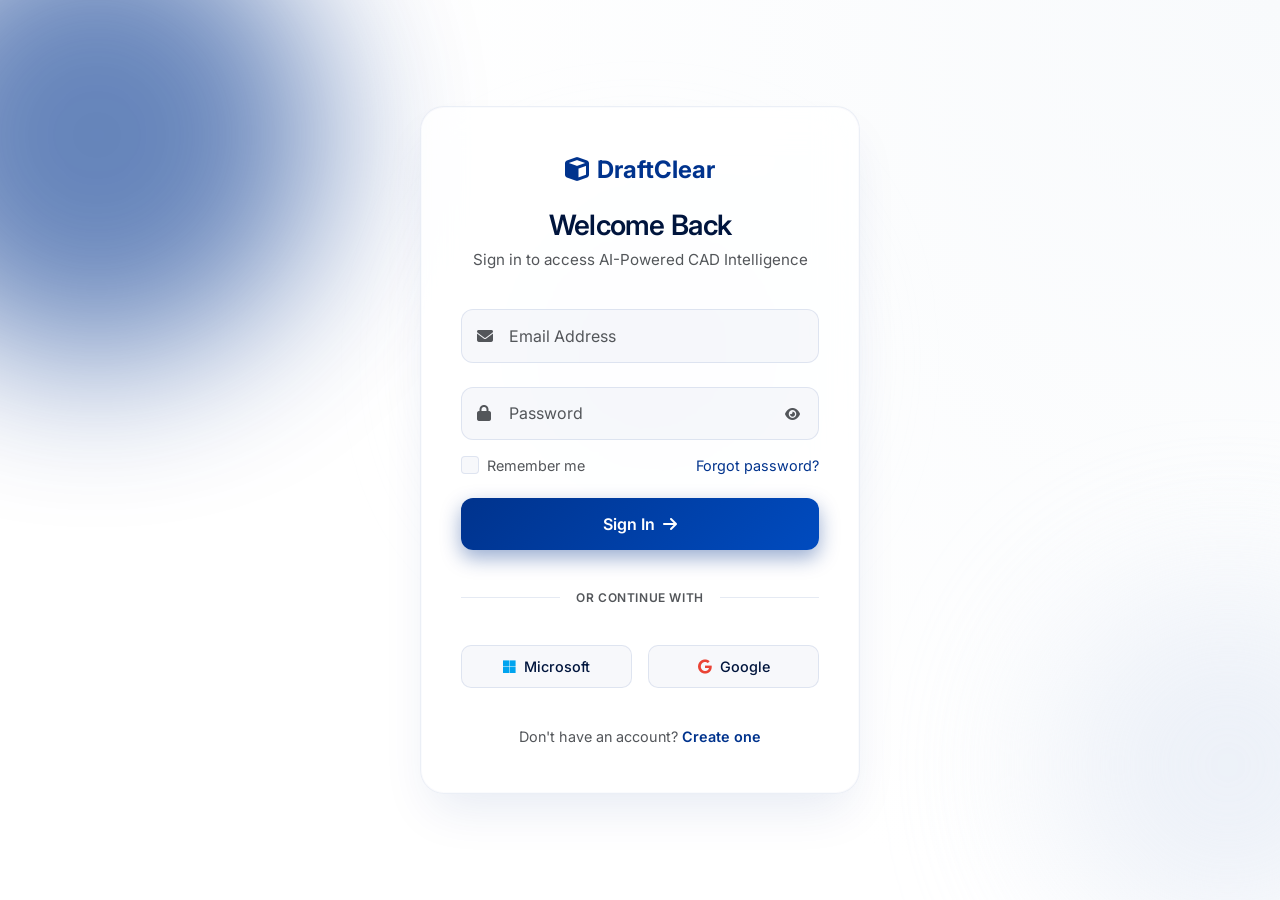
<file: frontend/index.html>
<!DOCTYPE html>
<html lang="en">
<head>
    <meta charset="UTF-8">
    <meta name="viewport" content="width=device-width, initial-scale=1.0">
    <title>DraftClear - CAD Drawing Intelligence</title>
    <link rel="stylesheet" href="styles.css?v=7">
    <link rel="stylesheet" href="https://cdnjs.cloudflare.com/ajax/libs/font-awesome/6.4.0/css/all.min.css">
    <script>
        if (!localStorage.getItem('dc_token')) {
            window.location.replace('login.html');
        }
    </script>
</head>
<body>
    <!-- Navigation Header -->
    <nav class="navbar">
        <div class="container">
            <div class="navbar-brand">
                <i class="fas fa-cube"></i>
                <span class="brand-text">DraftClear</span>
                <span class="brand-subtitle">AI-Powered CAD Intelligence</span>
            </div>
            <div class="navbar-links">
                <a href="#features" class="nav-link">Features</a>
                <a href="problem.html" class="nav-link">Problem Statement</a>
                <a href="login.html" class="nav-link logout-link" id="logoutButton">
                    <i class="fas fa-sign-out-alt"></i> Logout
                </a>
            </div>
        </div>
    </nav>

    <!-- Hero Section -->
    <section class="hero">
        <div class="hero-content">
            <h1 class="hero-title">Intelligent CAD Label Resolution</h1>
            <p class="hero-subtitle">Automatically resolve label placement conflicts in engineering drawings using advanced AI</p>
            <div class="hero-stats">
                <div class="stat">
                    <div class="stat-value">100%</div>
                    <div class="stat-label">Collision-Free</div>
                </div>
                <div class="stat">
                    <div class="stat-value">5x</div>
                    <div class="stat-label">Faster Processing</div>
                </div>
                <div class="stat">
                    <div class="stat-value">AI</div>
                    <div class="stat-label">Supervised</div>
                </div>
            </div>
        </div>
    </section>

    <!-- Main Content -->
    <div class="container main-container">
        <div class="content-grid">
            <!-- Upload Section -->
            <section class="upload-section">
                <div class="section-header">
                    <h2 class="section-title">Upload CAD Drawing</h2>
                    <p class="section-description">Support for DWG, DXF, PNG, JPG, and BMP formats</p>
                </div>

                <div class="upload-area" id="uploadArea">
                    <div class="upload-icon">
                        <i class="fas fa-cloud-upload-alt"></i>
                    </div>
                    <h3>Drag & Drop Your Drawing Here</h3>
                    <p>or</p>
                    <button class="btn btn-primary" id="fileButton">Browse Files</button>
                </div>
                <input type="file" id="fileInput" accept="image/*,.dwg,.dxf,.DWG,.DXF" hidden>

                <div id="previewSection" class="preview-section hidden">
                    <div class="preview-header">
                        <h3>Preview</h3>
                        <button class="btn-icon" id="clearButton" title="Clear">
                            <i class="fas fa-times"></i>
                        </button>
                    </div>
                    <img id="previewImage" src="" alt="Preview" class="preview-image">
                </div>

                <div class="processing-controls">
                    <input type="text" id="outputName" placeholder="Output Name (e.g., drawing_001)" class="input-field">
                    <button class="btn btn-success btn-large" id="processButton" disabled>
                        <i class="fas fa-play"></i> Process Drawing
                    </button>
                </div>
            </section>

            <!-- Processing Info -->
            <section class="info-section">
                <div class="info-card">
                    <h3 class="info-title">
                        <i class="fas fa-microchip"></i> AI Pipeline
                    </h3>
                    <ul class="info-list">
                        <li><span class="badge">1</span> Text Detection (YOLOv10)</li>
                        <li><span class="badge">2</span> Geometry Masking</li>
                        <li><span class="badge">3</span> Spatial Resolution</li>
                        <li><span class="badge">4</span> Geometry Healing</li>
                        <li><span class="badge">5</span> Smart Validation</li>
                    </ul>
                </div>

                <div class="info-card">
                    <h3 class="info-title">
                        <i class="fas fa-chart-bar"></i> Quality Metrics
                    </h3>
                    <ul class="info-list">
                        <li><i class="fas fa-check"></i> OCR Recovery Rate</li>
                        <li><i class="fas fa-check"></i> Collision Detection</li>
                        <li><i class="fas fa-check"></i> Orthogonal Integrity</li>
                        <li><i class="fas fa-check"></i> Structural Fidelity</li>
                    </ul>
                </div>
            </section>
        </div>
    </div>

    <!-- Progress Section -->
    <section id="progressSection" class="progress-section hidden">
        <div class="container">
            <div class="progress-header">
                <h2>Processing in Progress...</h2>
                <div class="spinner"></div>
            </div>

            <div class="progress-bar-container">
                <div class="progress-bar" id="progressBar"></div>
            </div>

            <div class="progress-steps">
                <div class="step active" id="step1">
                    <div class="step-icon"><i class="fas fa-eye"></i></div>
                    <div class="step-label">Detection</div>
                </div>
                <div class="step" id="step2">
                    <div class="step-icon"><i class="fas fa-mask"></i></div>
                    <div class="step-label">Masking</div>
                </div>
                <div class="step" id="step3">
                    <div class="step-icon"><i class="fas fa-compass"></i></div>
                    <div class="step-label">Positioning</div>
                </div>
                <div class="step" id="step4">
                    <div class="step-icon"><i class="fas fa-wand-magic-sparkles"></i></div>
                    <div class="step-label">Healing</div>
                </div>
                <div class="step" id="step5">
                    <div class="step-icon"><i class="fas fa-brain"></i></div>
                    <div class="step-label">Validation</div>
                </div>
            </div>
        </div>
    </section>

    <!-- Results Section -->
    <section id="resultsSection" class="results-section hidden">
        <div class="container">
            <div class="results-header">
                <h2>Processing Complete</h2>
                <button class="btn btn-secondary" id="newProcessButton">
                    <i class="fas fa-plus"></i> Process Another
                </button>
            </div>

            <!-- Metrics Card -->
            <div class="metrics-grid">
                <div class="metric-card">
                    <div class="metric-icon"><i class="fas fa-circle-check"></i></div>
                    <div class="metric-value" id="metricIterations">-</div>
                    <div class="metric-label">Iterations</div>
                </div>
                <div class="metric-card">
                    <div class="metric-icon"><i class="fas fa-font"></i></div>
                    <div class="metric-value" id="metricLabels">-</div>
                    <div class="metric-label">Text Labels</div>
                </div>
                <div class="metric-card">
                    <div class="metric-icon"><i class="fas fa-ban"></i></div>
                    <div class="metric-value" id="metricCollisions">0</div>
                    <div class="metric-label">Collisions Resolved</div>
                </div>
                <div class="metric-card">
                    <div class="metric-icon"><i class="fas fa-shield-check"></i></div>
                    <div class="metric-value" id="metricDecision">-</div>
                    <div class="metric-label">Status</div>
                </div>
            </div>

            <!-- Comparison View -->
            <div class="comparison-section">
                <h3>Before & After</h3>
                <div class="comparison-container">
                    <div class="comparison-item">
                        <label>Original</label>
                        <img id="originalImage" src="" alt="Original" class="comparison-image">
                    </div>
                    <div class="comparison-arrows">
                        <i class="fas fa-arrow-right"></i>
                    </div>
                    <div class="comparison-item">
                        <label>Processed</label>
                        <img id="processedImage" src="" alt="Processed" class="comparison-image">
                    </div>
                </div>
            </div>

            <!-- Downloads -->
            <div class="downloads-section">
                <h3>Download Results</h3>
                <div class="download-buttons">
                    <a id="downloadPdf" href="#" class="btn btn-primary">
                        <i class="fas fa-file-pdf"></i> Download PDF Report
                    </a>
                    <a id="downloadComparison" href="#" class="btn btn-primary">
                        <i class="fas fa-image"></i> Download Comparison
                    </a>
                </div>
            </div>
        </div>
    </section>
    


    <!-- Features Section -->
    <section id="features" class="features-section">
        <div class="container">
            <h2>Key Features</h2>
            <div class="features-grid">
                <div class="feature-card">
                    <div class="feature-icon">
                        <i class="fas fa-robot"></i>
                    </div>
                    <h3>AI-Powered Detection</h3>
                    <p>YOLOv10 for precise text label detection in complex CAD drawings</p>
                </div>

                <div class="feature-card">
                    <div class="feature-icon">
                        <i class="fas fa-brain"></i>
                    </div>
                    <h3>Intelligent Reasoning</h3>
                    <p>Ollama-based supervisor for smart decision making and validation</p>
                </div>

                <div class="feature-card">
                    <div class="feature-icon">
                        <i class="fas fa-cog"></i>
                    </div>
                    <h3>Geometric Precision</h3>
                    <p>Shapely-based computational geometry for accurate repositioning</p>
                </div>

                <div class="feature-card">
                    <div class="feature-icon">
                        <i class="fas fa-zap"></i>
                    </div>
                    <h3>Fast Processing</h3>
                    <p>Optimized pipeline for real-time CAD drawing analysis</p>
                </div>

                <div class="feature-card">
                    <div class="feature-icon">
                        <i class="fas fa-check-double"></i>
                    </div>
                    <h3>100% Collision-Free</h3>
                    <p>Guarantees zero overlaps in final output</p>
                </div>

                <div class="feature-card">
                    <div class="feature-icon">
                        <i class="fas fa-file-export"></i>
                    </div>
                    <h3>Multiple Exports</h3>
                    <p>PDF reports and high-quality images for professional use</p>
                </div>
            </div>
        </div>
    </section>

    <!-- Error Notification -->
    <div id="errorNotification" class="notification notification-error hidden">
        <div class="notification-content">
            <i class="fas fa-exclamation-circle"></i>
            <span id="errorMessage"></span>
        </div>
        <button class="notification-close" onclick="closeNotification()">
            <i class="fas fa-times"></i>
        </button>
    </div>

    <!-- Success Notification -->
    <div id="successNotification" class="notification notification-success hidden">
        <div class="notification-content">
            <i class="fas fa-check-circle"></i>
            <span id="successMessage"></span>
        </div>
        <button class="notification-close" onclick="closeNotification()">
            <i class="fas fa-times"></i>
        </button>
    </div>

    <script src="script.js?v=8"></script>
</body>
</html>
</file>
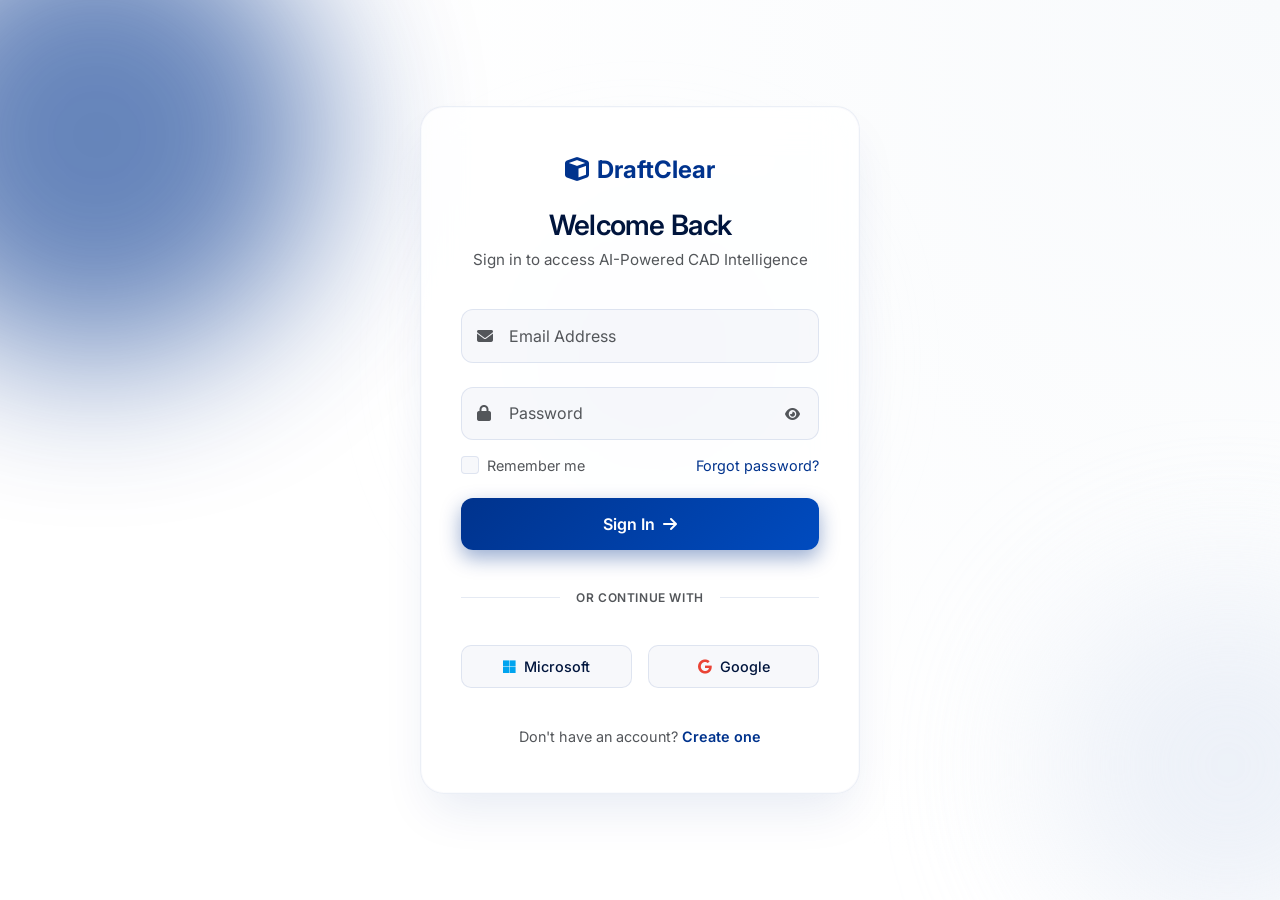
<file: frontend/chat.html>
<!DOCTYPE html>
<html lang="en">
<head>
    <meta charset="UTF-8">
    <meta name="viewport" content="width=device-width, initial-scale=1.0">
    <title>DraftClear - Chat with File</title>
    <link rel="stylesheet" href="https://fonts.googleapis.com/css2?family=Inter:wght@400;500;600;700&display=swap">
    <link rel="stylesheet" href="styles.css?v=8">
    <link rel="stylesheet" href="chat.css?v=8">
    <link rel="stylesheet" href="https://cdnjs.cloudflare.com/ajax/libs/font-awesome/6.4.0/css/all.min.css">
</head>
<body class="chat-page">
    <nav class="navbar">
        <div class="container" style="display: flex; justify-content: space-between; align-items: center; max-width: 1600px; margin: 0 auto; padding: 0 20px;">
            <div class="navbar-brand" style="display: flex; align-items: center; gap: 10px; color: #00338D; font-weight: 800; font-size: 1.4rem;">
                <i class="fas fa-cube"></i>
                <span>DraftClear</span>
            </div>
            <a href="index.html" class="btn-text">
                <i class="fas fa-arrow-left"></i> Back to Dashboard
            </a>
        </div>
    </nav>

    <!-- Main Chat Section -->
    <section class="chat-section">
        <div class="chat-container">
            <!-- Left Pane: Document -->
            <div class="chat-pane chat-pane-left">
                <div class="pane-header">
                    <h3>Document Preview</h3>
                </div>
                <div class="document-viewer">
                    <img id="chatDocPreview" src="" alt="Document Preview">
                </div>
            </div>
            
            <!-- Right Pane: AI Assistant -->
            <div class="chat-pane chat-pane-right">
                <!-- OCR Collapsible Section -->
                <div class="ocr-data-section">
                    <div class="pane-header">
                        <h3><i class="fas fa-file-alt"></i> OCR Content</h3>
                        <button class="btn-icon" id="toggleOcr">
                            <i class="fas fa-chevron-up"></i>
                        </button>
                    </div>
                    <div class="ocr-content">
                        <pre id="ocrDataDisplay">Extracting text...</pre>
                    </div>
                </div>
                
                <!-- Chat Messaging -->
                <div class="chatbot-section">
                    <div id="chatMessages" class="chat-messages">
                        <div class="message bot-message">
                            Hello! I am analyzing your document with Llama 3. One moment...
                        </div>
                    </div>
                    <div class="chat-input-area">
                        <textarea id="chatInput" placeholder="Ask a question about this file..." rows="1"></textarea>
                        <button id="sendChatBtn" class="btn-icon btn-primary">
                            <i class="fas fa-paper-plane"></i>
                        </button>
                    </div>
                </div>
            </div>
        </div>
    </section>

    <script src="chat.js?v=8"></script>
</body>
</html>
</file>
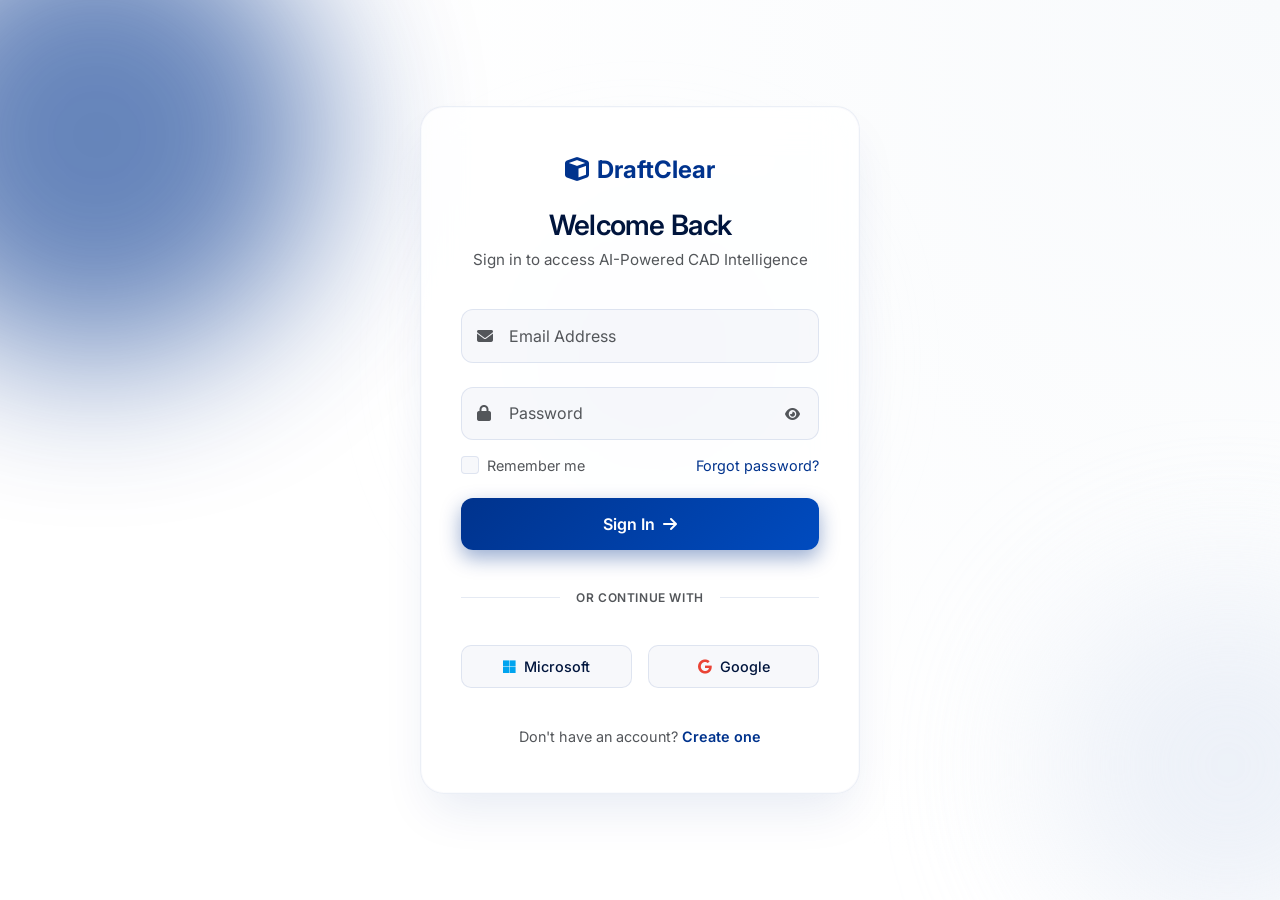
<file: frontend/login.html>
<!DOCTYPE html>
<html lang="en">
<head>
    <meta charset="UTF-8">
    <meta name="viewport" content="width=device-width, initial-scale=1.0">
    <title>DraftClear - Login</title>
    <!-- Google Fonts -->
    <link href="https://fonts.googleapis.com/css2?family=Inter:wght@300;400;500;600;700&display=swap" rel="stylesheet">
    <!-- Font Awesome -->
    <link rel="stylesheet" href="https://cdnjs.cloudflare.com/ajax/libs/font-awesome/6.4.0/css/all.min.css">
    <link rel="stylesheet" href="login.css">
    <!-- Google Identity Services -->
    <script src="https://accounts.google.com/gsi/client" async defer></script>
    <style>
        .error-msg { color: #ea4335; font-size: 0.85rem; margin-top: 0.5rem; text-align: center; display: none;}
    </style>
</head>
<body>
    <div class="login-wrapper">
        <div class="background-elements">
            <div class="shape shape-1"></div>
            <div class="shape shape-2"></div>
            <div class="shape shape-3"></div>
        </div>
        
        <div class="login-container">
            <div class="login-header">
                <div class="logo">
                    <i class="fas fa-cube"></i> DraftClear
                </div>
                <h2>Welcome Back</h2>
                <p>Sign in to access AI-Powered CAD Intelligence</p>
            </div>
            
            <form class="login-form" id="loginForm">
                <div class="input-group">
                    <div class="input-icon">
                        <i class="fas fa-envelope"></i>
                    </div>
                    <input type="email" id="email" required autocomplete="email">
                    <label for="email">Email Address</label>
                </div>
                
                <div class="input-group">
                    <div class="input-icon">
                        <i class="fas fa-lock"></i>
                    </div>
                    <input type="password" id="password" required autocomplete="current-password">
                    <label for="password">Password</label>
                    <button type="button" class="toggle-password" id="togglePassword">
                        <i class="fas fa-eye"></i>
                    </button>
                </div>
                
                <div class="form-actions">
                    <label class="remember-me">
                        <input type="checkbox">
                        <span class="checkmark"></span>
                        Remember me
                    </label>
                    <a href="#" class="forgot-password">Forgot password?</a>
                </div>

                <div id="errorMsg" class="error-msg"></div>
                
                <button type="submit" class="submit-btn" id="submitBtn">
                    <span>Sign In</span>
                    <i class="fas fa-arrow-right"></i>
                </button>
                
                <div class="divider">
                    <span>OR CONTINUE WITH</span>
                </div>
                
                <div class="social-login">
                    <button type="button" class="social-btn">
                        <i class="fab fa-microsoft"></i> Microsoft
                    </button>
                    <button type="button" class="social-btn" id="googleSignInBtn">
                        <i class="fab fa-google"></i> Google
                    </button>
                </div>
            </form>
            
            <div class="login-footer">
                <p>Don't have an account? <a href="signup.html">Create one</a></p>
            </div>
        </div>
    </div>
    
    <script>
        window.addEventListener('load', function () {
            // Initialize Google Identity Services
            google.accounts.id.initialize({
                client_id: "54971492714-d98cr61k8dpegc35ud7ahs1s2sblvrr8.apps.googleusercontent.com",
                callback: handleGoogleResponse
            });

            // Attach to custom button
            const googleBtn = document.getElementById('googleSignInBtn');
            if (googleBtn) {
                googleBtn.addEventListener('click', () => {
                    google.accounts.id.prompt(); 
                });
            }
        });

        async function handleGoogleResponse(response) {
            const errorMsg = document.getElementById('errorMsg');
            const submitBtn = document.getElementById('submitBtn');
            errorMsg.style.display = 'none';
            submitBtn.disabled = true;
            submitBtn.innerHTML = '<i class="fas fa-spinner fa-spin"></i> Signing in...';

            try {
                const res = await fetch('/api/auth/google', {
                    method: 'POST',
                    headers: { 'Content-Type': 'application/json' },
                    body: JSON.stringify({ token: response.credential })
                });

                if (res.ok) {
                    const data = await res.json();
                    localStorage.setItem('dc_token', data.access_token);
                    window.location.href = 'index.html';
                } else {
                    const data = await res.json();
                    throw new Error(data.detail || "Google Sign-In failed");
                }
            } catch (err) {
                errorMsg.textContent = err.message;
                errorMsg.style.display = 'block';
                submitBtn.disabled = false;
                submitBtn.innerHTML = '<span>Sign In</span><i class="fas fa-arrow-right"></i>';
            }
        }

        // Simple password toggle logic
        document.getElementById('togglePassword').addEventListener('click', function() {
            const passwordInput = document.getElementById('password');
            const icon = this.querySelector('i');
            
            if (passwordInput.type === 'password') {
                passwordInput.type = 'text';
                icon.classList.remove('fa-eye');
                icon.classList.add('fa-eye-slash');
            } else {
                passwordInput.type = 'password';
                icon.classList.remove('fa-eye-slash');
                icon.classList.add('fa-eye');
            }
        });
        // Form submission
        document.getElementById('loginForm').addEventListener('submit', async (e) => {
            e.preventDefault();
            const email = document.getElementById('email').value;
            const password = document.getElementById('password').value;
            const errorMsg = document.getElementById('errorMsg');
            const submitBtn = document.getElementById('submitBtn');

            errorMsg.style.display = 'none';
            submitBtn.disabled = true;
            submitBtn.innerHTML = '<i class="fas fa-spinner fa-spin"></i> Signing in...';

            try {
                // OAuth2PasswordRequestForm needs form data, NOT application/json
                const formData = new URLSearchParams();
                formData.append('username', email);
                formData.append('password', password);

                const response = await fetch('/api/auth/login', {
                    method: 'POST',
                    headers: { 'Content-Type': 'application/x-www-form-urlencoded' },
                    body: formData.toString()
                });

                if (response.ok) {
                    const data = await response.json();
                    localStorage.setItem('dc_token', data.access_token);
                    window.location.href = 'index.html';
                } else {
                    const data = await response.json();
                    throw new Error(data.detail || "Login failed");
                }
            } catch (err) {
                errorMsg.textContent = err.message;
                errorMsg.style.display = 'block';
                submitBtn.disabled = false;
                submitBtn.innerHTML = '<span>Sign In</span><i class="fas fa-arrow-right"></i>';
            }
        });
    </script>
</body>
</html>
</file>
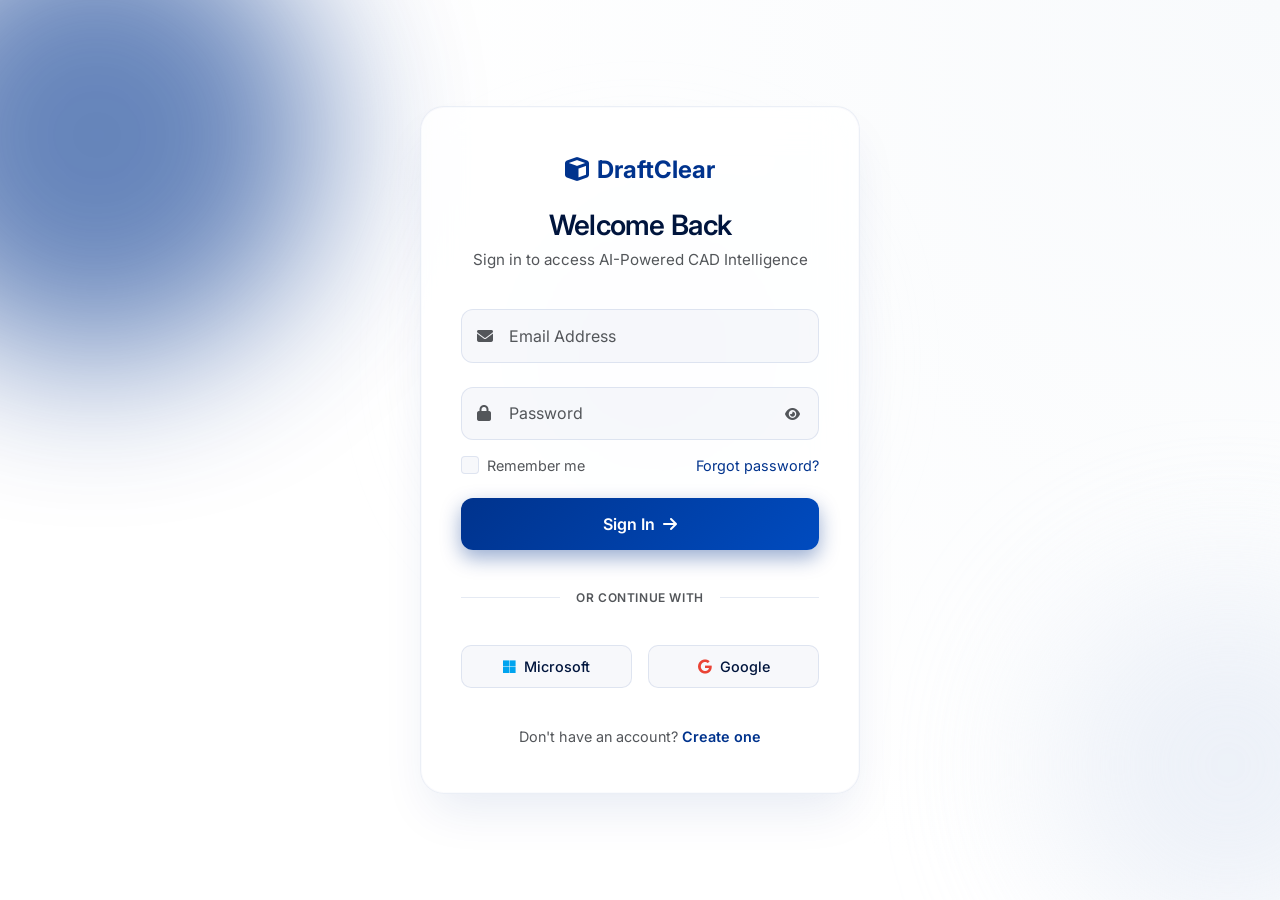
<file: frontend/problem.html>
<!DOCTYPE html>
<html lang="en">
<head>
    <meta charset="UTF-8">
    <meta name="viewport" content="width=device-width, initial-scale=1.0">
    <title>Problem Statement - DraftClear</title>
    <link rel="stylesheet" href="styles.css?v=5">
    <link rel="stylesheet" href="https://cdnjs.cloudflare.com/ajax/libs/font-awesome/6.4.0/css/all.min.css">
    <script>
        if (!localStorage.getItem('dc_token')) {
            window.location.replace('login.html');
        }
    </script>
</head>
<body class="problem-page">
    <!-- Navigation Header -->
    <nav class="navbar">
        <div class="container">
            <a href="index.html" class="navbar-brand" style="text-decoration: none;">
                <i class="fas fa-cube"></i>
                <span class="brand-text">DraftClear</span>
                <span class="brand-subtitle">AI-Powered CAD Intelligence</span>
            </a>
            <div class="navbar-links">
                <a href="index.html" class="nav-link">Dashboard</a>
                <a href="problem.html" class="nav-link active">Problem Statement</a>
                <a href="login.html" class="nav-link logout-link">
                    <i class="fas fa-sign-out-alt"></i> Logout
                </a>
            </div>
        </div>
    </nav>

    <!-- Main Content -->
    <section class="problem-section-standalone">
        <div class="container">
            <div class="section-badge centered">The Mission</div>
            <h1 class="hero-title centered" style="color: var(--secondary); margin-bottom: 1rem;">Problem Statement</h1>
            <p class="hero-subtitle centered" style="color: var(--text-secondary); max-width: 800px; margin: 0 auto 4rem auto;">
                Engineering drawings have become more complex, but the tools we use to clean them haven't kept up. 
                DraftClear was built to solve the systematic issues that plague CAD-to-PDF workflows.
            </p>
            
            <div class="problem-solution-grid">
                <!-- The Problem -->
                <div class="problem-card">
                    <div class="card-icon"><i class="fas fa-triangle-exclamation"></i></div>
                    <h2 style="color: var(--error);">The Challenge</h2>
                    <ul class="comparison-list problem-list">
                        <li>
                            <i class="fas fa-circle-xmark"></i>
                            <span><strong>Text Overlapping:</strong> Dense engineering drawings often result in unreadable, stacked labels that require manual correction.</span>
                        </li>
                        <li>
                            <i class="fas fa-circle-xmark"></i>
                            <span><strong>SHX Font Ghosting:</strong> Legacy CAD fonts often create "phantom" text comments in PDF exports, creating messy artifacts.</span>
                        </li>
                        <li>
                            <i class="fas fa-circle-xmark"></i>
                            <span><strong>Duplicate Entities:</strong> Stacking of lines and text objects increases file size and confuses AI perception engines.</span>
                        </li>
                        <li>
                            <i class="fas fa-circle-xmark"></i>
                            <span><strong>Manual Iteration:</strong> Engineers waste up to 30% of their drawing time simply "making things look clean."</span>
                        </li>
                    </ul>
                </div>

                <!-- The Solution -->
                <div class="solution-card">
                    <div class="card-icon"><i class="fas fa-check-double"></i></div>
                    <h2 style="color: var(--primary);">The DraftClear Solution</h2>
                    <ul class="comparison-list solution-list">
                        <li>
                            <i class="fas fa-circle-check"></i>
                            <span><strong>Autonomous Resolution:</strong> AI agents calculate optimal, collision-free placements in real-time using LangGraph.</span>
                        </li>
                        <li>
                            <i class="fas fa-circle-check"></i>
                            <span><strong>Deep Pipeline Integration:</strong> Automatic `PDFSHX` and `OVERKILL` logic solves ghosting at the source.</span>
                        </li>
                        <li>
                            <i class="fas fa-circle-check"></i>
                            <span><strong>Intelligent Thresholding:</strong> Otsu's algorithm allows the AI to see through colored boxes and complex gradients.</span>
                        </li>
                        <li>
                            <i class="fas fa-circle-check"></i>
                            <span><strong>Deduplication engine:</strong> "AI Overkill" filters out phantom objects before they ever reach the final report.</span>
                        </li>
                    </ul>
                </div>
            </div>

            <div class="cta-container centered" style="margin-top: 5rem;">
                <a href="index.html" class="btn btn-primary btn-xl">
                    <i class="fas fa-rocket"></i> Try DraftClear Now
                </a>
            </div>

            <!-- New: Key Technical Concepts Section -->
            <div class="concepts-section" style="margin-top: 8rem; border-top: 1px solid var(--border); padding-top: 6rem;">
                <div class="section-badge centered">Technical Dictionary</div>
                <h2 class="section-title centered">Understanding the AI's Mission</h2>
                <div class="concepts-grid">
                    <!-- Concept 1 -->
                    <div class="concept-card">
                        <div class="concept-icon"><i class="fas fa-font"></i></div>
                        <div class="concept-info">
                            <h3>Text Labels</h3>
                            <p>In CAD drawing terms, <strong>Text Labels</strong> are the intelligence of the document. They include measurements (e.g., "10mm"), equipment IDs ("Valve-01"), or descriptions. Without these labels, a technical drawing is just a set of lines without meaning. <strong>DraftClear</strong> treats these labels as the primary objects of interest, ensuring they remain readable and correctly associated with their geometry.</p>
                        </div>
                    </div>

                    <!-- Concept 2 -->
                    <div class="concept-card">
                        <div class="concept-icon"><i class="fas fa-burst"></i></div>
                        <div class="concept-info">
                            <h3>Collisions</h3>
                            <p>A <strong>Collision</strong> occurs when a Text Label overlaps with geometry (lines, shapes) or another label, making it unreadable. These are often caused by dense engineering layouts or automatic placement logic. <strong>DraftClear's</strong> AI identifies these incidents, "heals" the background geometry, and repositions the label in a mathematically calculated <strong>Safe Zone</strong> to ensure 100% legibility.</p>
                        </div>
                    </div>
                </div>
            </div>
        </div>
    </section>

    <footer style="margin-top: 5rem; padding: 3rem 0; border-top: 1px solid var(--border); text-align: center;">
        <p style="font-size: 0.9rem; color: var(--text-secondary);">© 2026 DraftClear AI. Solving the geometry of the future.</p>
    </footer>

    <script>
        // Placeholder for any specific logic
    </script>
</body>
</html>
</file>
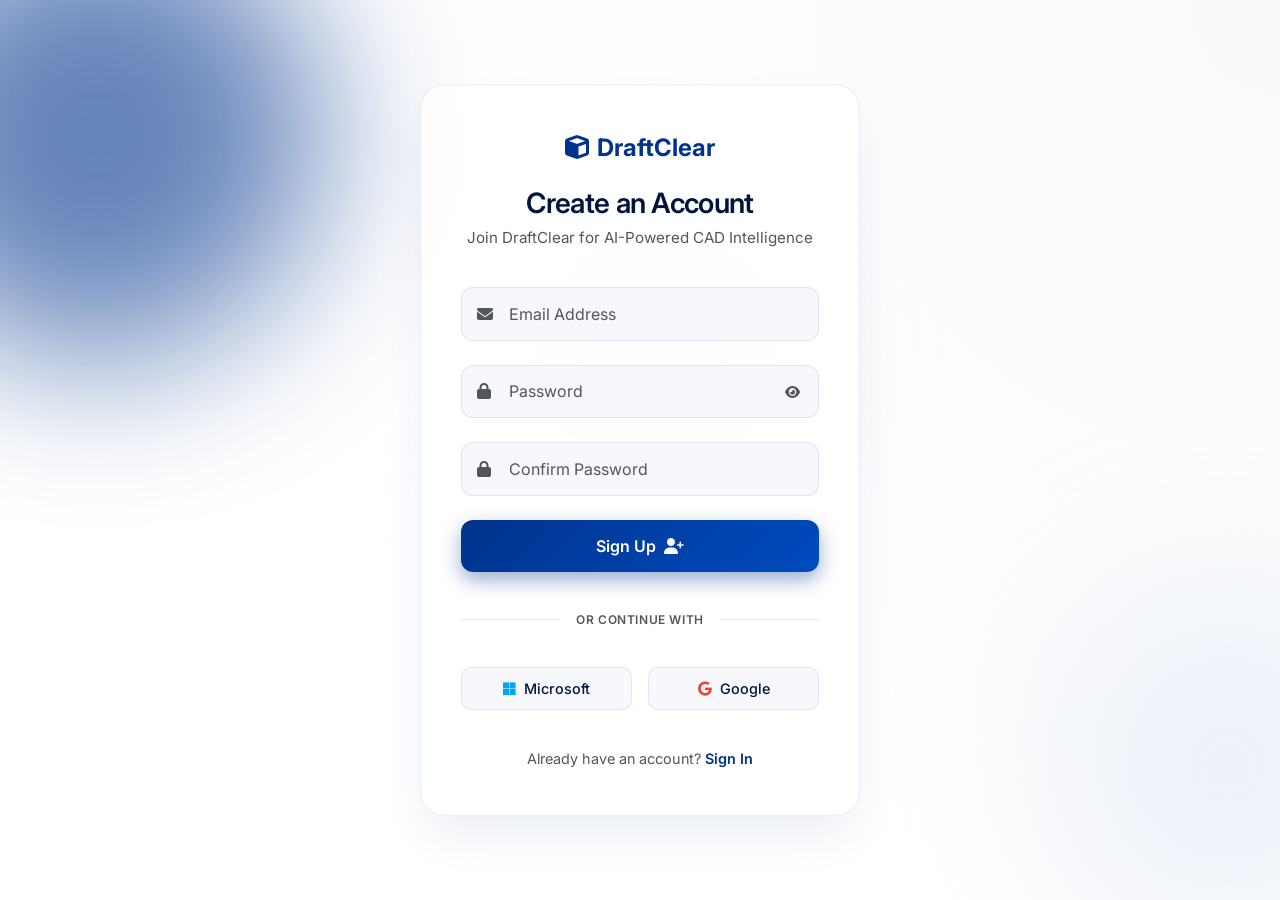
<file: frontend/signup.html>
<!DOCTYPE html>
<html lang="en">
<head>
    <meta charset="UTF-8">
    <meta name="viewport" content="width=device-width, initial-scale=1.0">
    <title>DraftClear - Sign Up</title>
    <!-- Google Fonts -->
    <link href="https://fonts.googleapis.com/css2?family=Inter:wght@300;400;500;600;700&display=swap" rel="stylesheet">
    <!-- Font Awesome -->
    <link rel="stylesheet" href="https://cdnjs.cloudflare.com/ajax/libs/font-awesome/6.4.0/css/all.min.css">
    <link rel="stylesheet" href="login.css">
    <style>
        .error-msg { color: #ea4335; font-size: 0.85rem; margin-top: 0.5rem; text-align: center; display: none;}
        .success-msg { color: #27ae60; font-size: 0.85rem; margin-top: 0.5rem; text-align: center; display: none;}
    </style>
</head>
<body>
    <div class="login-wrapper">
        <div class="background-elements">
            <div class="shape shape-1"></div>
            <div class="shape shape-2"></div>
            <div class="shape shape-3"></div>
        </div>
        
        <div class="login-container">
            <div class="login-header">
                <div class="logo">
                    <i class="fas fa-cube"></i> DraftClear
                </div>
                <h2>Create an Account</h2>
                <p>Join DraftClear for AI-Powered CAD Intelligence</p>
            </div>
            
            <form class="login-form" id="signupForm">
                <div class="input-group">
                    <div class="input-icon">
                        <i class="fas fa-envelope"></i>
                    </div>
                    <input type="email" id="email" required autocomplete="email">
                    <label for="email">Email Address</label>
                </div>
                
                <div class="input-group">
                    <div class="input-icon">
                        <i class="fas fa-lock"></i>
                    </div>
                    <input type="password" id="password" required autocomplete="new-password">
                    <label for="password">Password</label>
                    <button type="button" class="toggle-password" id="togglePassword">
                        <i class="fas fa-eye"></i>
                    </button>
                </div>

                <div class="input-group">
                    <div class="input-icon">
                        <i class="fas fa-lock"></i>
                    </div>
                    <input type="password" id="confirmPassword" required autocomplete="new-password">
                    <label for="confirmPassword">Confirm Password</label>
                </div>

                <div id="errorMsg" class="error-msg"></div>
                <div id="successMsg" class="success-msg"></div>
                
                <button type="submit" class="submit-btn" id="submitBtn">
                    <span>Sign Up</span>
                    <i class="fas fa-user-plus"></i>
                </button>
                
                <div class="divider">
                    <span>OR CONTINUE WITH</span>
                </div>
                
                <div class="social-login">
                    <button type="button" class="social-btn">
                        <i class="fab fa-microsoft"></i> Microsoft
                    </button>
                    <button type="button" class="social-btn">
                        <i class="fab fa-google"></i> Google
                    </button>
                </div>
            </form>
            
            <div class="login-footer">
                <p>Already have an account? <a href="login.html">Sign In</a></p>
            </div>
        </div>
    </div>
    
    <script>
        // Password toggle
        document.getElementById('togglePassword').addEventListener('click', function() {
            const passwordInput = document.getElementById('password');
            const icon = this.querySelector('i');
            
            if (passwordInput.type === 'password') {
                passwordInput.type = 'text';
                icon.classList.remove('fa-eye');
                icon.classList.add('fa-eye-slash');
            } else {
                passwordInput.type = 'password';
                icon.classList.remove('fa-eye-slash');
                icon.classList.add('fa-eye');
            }
        });

        // Form submission
        document.getElementById('signupForm').addEventListener('submit', async (e) => {
            e.preventDefault();
            const email = document.getElementById('email').value;
            const password = document.getElementById('password').value;
            const confirmPassword = document.getElementById('confirmPassword').value;
            const errorMsg = document.getElementById('errorMsg');
            const successMsg = document.getElementById('successMsg');
            const btn = document.getElementById('submitBtn');

            errorMsg.style.display = 'none';
            successMsg.style.display = 'none';

            if (password !== confirmPassword) {
                errorMsg.textContent = "Passwords do not match.";
                errorMsg.style.display = 'block';
                return;
            }

            if (password.length < 6) {
                errorMsg.textContent = "Password must be at least 6 characters.";
                errorMsg.style.display = 'block';
                return;
            }

            btn.disabled = true;
            btn.innerHTML = '<i class="fas fa-spinner fa-spin"></i> Creating...';

            try {
                const response = await fetch('/api/auth/register', {
                    method: 'POST',
                    headers: { 'Content-Type': 'application/json' },
                    body: JSON.stringify({ email, password })
                });

                if (response.ok) {
                    successMsg.textContent = "Registration successful! Redirecting to login...";
                    successMsg.style.display = 'block';
                    setTimeout(() => window.location.href = 'login.html', 1500);
                } else {
                    const data = await response.json();
                    throw new Error(data.detail || "Registration failed");
                }
            } catch (err) {
                errorMsg.textContent = err.message;
                errorMsg.style.display = 'block';
                btn.disabled = false;
                btn.innerHTML = '<span>Sign Up</span> <i class="fas fa-user-plus"></i>';
            }
        });
    </script>
</body>
</html>
</file>
<file: frontend/styles.css>
/* DraftClear Professional Styling - KPMG Inspired */

:root {
    /* KPMG-inspired Color Palette */
    --primary: #00338D;           /* KPMG Royal Blue */
    --primary-dark: #001F54;      /* Deep Navy */
    --primary-light: #2B59C3;     /* Light Royal Blue */
    --secondary: #00153D;         /* Darkest Blue */
    --secondary-light: #000C24;   /* Midnight Navy */
    --accent: #487FFF;            /* Vivid Accent Blue */
    --success: #27AE60;           /* Green (kept for status) */
    --error: #E74C3C;             /* Red (kept for error) */
    --bg-primary: #FFFFFF;        /* White background */
    --bg-secondary: #F4F7FC;      /* Light Bluish Gray */
    --bg-tertiary: #E1E8F4;       /* Subtle Blue Grid */
    --text-primary: #00153D;      /* Darkest Navy Text */
    --text-secondary: #5D6D7E;    /* Slate Gray Text */
    --border: #D5DBE1;            /* Soft Border */
    --shadow: 0 4px 12px rgba(0, 51, 141, 0.08);
    --shadow-lg: 0 8px 24px rgba(0, 51, 141, 0.12);
    --transition: all 0.3s cubic-bezier(0.165, 0.84, 0.44, 1);
}

* {
    margin: 0;
    padding: 0;
    box-sizing: border-box;
}

html, body {
    font-family: -apple-system, BlinkMacSystemFont, 'Segoe UI', Roboto, Oxygen, Ubuntu, Cantarell, sans-serif;
    background-color: var(--bg-secondary);
    color: var(--text-primary);
    line-height: 1.6;
}

/* Typography */
h1, h2, h3, h4, h5, h6 {
    font-weight: 600;
    margin-bottom: 0.5rem;
    color: var(--text-primary);
}

h1 { font-size: 2.5rem; }
h2 { font-size: 2rem; }
h3 { font-size: 1.5rem; }
h4 { font-size: 1.25rem; }

p {
    color: var(--text-secondary);
    margin-bottom: 1rem;
}

.container {
    max-width: 1200px;
    margin: 0 auto;
    padding: 0 20px;
}

/* Navbar */
.navbar {
    background-color: white;
    box-shadow: var(--shadow);
    position: sticky;
    top: 0;
    z-index: 100;
}

.navbar .container {
    display: flex;
    justify-content: space-between;
    align-items: center;
    padding: 1rem 20px;
}

.navbar-brand {
    display: flex;
    align-items: center;
    gap: 0.5rem;
    font-weight: 700;
    font-size: 1.5rem;
}

.navbar-brand i {
    color: var(--primary);
    font-size: 1.8rem;
}

.brand-text {
    color: var(--secondary);
}

.brand-subtitle {
    font-size: 0.7rem;
    color: var(--text-secondary);
    margin-left: 0.5rem;
    font-weight: 400;
}

.navbar-links {
    display: flex;
    gap: 2rem;
}

.nav-link {
    color: var(--text-secondary);
    text-decoration: none;
    transition: var(--transition);
    font-weight: 500;
}

.nav-link:hover {
    color: var(--primary);
}

.logout-link {
    color: var(--error) !important;
}

.logout-link:hover {
    color: var(--primary-light) !important;
    text-decoration: underline;
}

/* Hero Section */
.hero {
    background: linear-gradient(135deg, var(--secondary) 0%, var(--primary) 100%);
    color: white;
    padding: 5rem 0;
    text-align: center;
    position: relative;
    overflow: hidden;
}



.hero::after {
    content: '';
    position: absolute;
    top: 0;
    left: 0;
    width: 100%;
    height: 100%;
    background: url('data:image/svg+xml,<svg width="20" height="20" viewBox="0 0 20 20" xmlns="http://www.w3.org/2000/svg"><circle cx="1" cy="1" r="1" fill="rgba(255,255,255,0.05)"/></svg>');
    opacity: 0.5;
}

.hero-content {
    color: white;
    position: relative;
    z-index: 1;
}

.hero-title {
    font-size: 3rem;
    margin-bottom: 1rem;
    font-weight: 700;
    color: #FFFFFF !important;
}

.hero-subtitle {
    font-size: 1.25rem;
    margin-bottom: 2rem;
    opacity: 0.9;
    color: #FFFFFF !important;
}

.hero-stats {
    display: grid;
    grid-template-columns: repeat(auto-fit, minmax(150px, 1fr));
    gap: 2rem;
    margin-top: 3rem;
}

.stat {
    background: rgba(255, 255, 255, 0.1);
    padding: 1.5rem;
    border-radius: 8px;
    backdrop-filter: blur(10px);
}

.stat-value {
    font-size: 2rem;
    font-weight: 700;
    color: #FFFFFF !important;
    text-shadow: 0 0 15px rgba(255, 255, 255, 0.4);
}

.stat-label {
    color: #FFFFFF !important;
    margin-top: 0.5rem;
    font-weight: 500;
    text-shadow: 0 0 8px rgba(255, 255, 255, 0.4);
}

/* Main Container */
.main-container {
    margin: 3rem auto;
}

.content-grid {
    display: grid;
    grid-template-columns: 1fr 1fr;
    gap: 3rem;
    align-items: start;
}

@media (max-width: 768px) {
    .content-grid {
        grid-template-columns: 1fr;
    }
}

/* Section Headers */
.section-header {
    margin-bottom: 2rem;
}

.section-title {
    color: var(--secondary);
    margin-bottom: 0.5rem;
}

.section-description {
    color: var(--text-secondary);
    font-size: 0.95rem;
}

/* Upload Section */
.upload-section {
    background: white;
    border-radius: 12px;
    padding: 2rem;
    box-shadow: var(--shadow);
}

.upload-area {
    border: 2px dashed var(--border);
    border-radius: 10px;
    padding: 3rem 2rem;
    text-align: center;
    cursor: pointer;
    transition: var(--transition);
    background-color: var(--bg-secondary);
}

.upload-area:hover {
    border-color: var(--primary);
    background-color: rgba(0, 51, 141, 0.05);
}

.upload-icon {
    font-size: 3rem;
    color: var(--primary);
    margin-bottom: 1rem;
}

.upload-area h3 {
    color: var(--secondary);
    margin-bottom: 0.5rem;
}

.upload-area p {
    color: var(--text-secondary);
    margin-bottom: 1rem;
}

/* Preview Section */
.preview-section {
    border: 1px solid var(--border);
    border-radius: 10px;
    padding: 1rem;
    margin-top: 1rem;
    background-color: var(--bg-secondary);
}

.preview-section.hidden {
    display: none;
}

.preview-header {
    display: flex;
    justify-content: space-between;
    align-items: center;
    margin-bottom: 1rem;
}

.preview-header h3 {
    margin: 0;
}

.btn-icon {
    background: none;
    border: none;
    font-size: 1.2rem;
    cursor: pointer;
    color: var(--text-secondary);
    transition: var(--transition);
}

.btn-icon:hover {
    color: var(--error);
    transform: scale(1.1);
}

.preview-image {
    width: 100%;
    max-height: 300px;
    object-fit: contain;
    border-radius: 8px;
}

/* Processing Controls */
.processing-controls {
    margin-top: 1.5rem;
    display: flex;
    gap: 1rem;
}

.input-field {
    flex: 1;
    padding: 0.75rem;
    border: 1px solid var(--border);
    border-radius: 6px;
    font-size: 1rem;
    transition: var(--transition);
}

.input-field:focus {
    outline: none;
    border-color: var(--primary);
    box-shadow: 0 0 0 3px rgba(230, 126, 34, 0.1);
}

/* Buttons */
.btn {
    padding: 0.75rem 1.5rem;
    border: none;
    border-radius: 6px;
    font-size: 1rem;
    font-weight: 500;
    cursor: pointer;
    transition: var(--transition);
    display: inline-flex;
    align-items: center;
    gap: 0.5rem;
}

.btn-primary {
    background-color: var(--primary);
    color: white;
}

.btn-primary:hover {
    background-color: var(--primary-dark);
    transform: translateY(-2px);
    box-shadow: var(--shadow-lg);
}

.btn-primary:disabled {
    background-color: var(--border);
    cursor: not-allowed;
    transform: none;
    opacity: 0.5;
}

.btn-secondary {
    background-color: var(--secondary);
    color: white;
}

.btn-secondary:hover {
    background-color: var(--secondary-light);
    transform: translateY(-2px);
}

.btn-success {
    background-color: var(--success);
    color: white;
}

.btn-success:hover {
    background-color: #229954;
    transform: translateY(-2px);
}

.btn-large {
    width: 100%;
    padding: 1rem;
    font-size: 1.1rem;
}

.btn-loading {
    background-color: #f8f9fa !important;
    color: #00338D !important;
    border: 1px solid #00338D !important;
    cursor: wait !important;
    pointer-events: none;
    opacity: 0.8;
}

/* Info Section */
.info-section {
    display: flex;
    flex-direction: column;
    gap: 1.5rem;
}

.info-card {
    background: white;
    border-radius: 12px;
    padding: 1.5rem;
    box-shadow: var(--shadow);
    border-left: 4px solid var(--primary);
}

.info-title {
    display: flex;
    align-items: center;
    gap: 0.5rem;
    color: var(--secondary);
    margin-bottom: 1rem;
}

.info-title i {
    color: var(--primary);
}

.info-list {
    list-style: none;
}

.info-list li {
    padding: 0.5rem 0;
    display: flex;
    align-items: center;
    gap: 0.5rem;
}

.badge {
    display: inline-flex;
    align-items: center;
    justify-content: center;
    width: 24px;
    height: 24px;
    background-color: var(--primary);
    color: white;
    border-radius: 50%;
    font-size: 0.75rem;
    font-weight: 600;
}

/* Progress Section */
.progress-section {
    background: white;
    padding: 3rem;
    border-radius: 12px;
    margin-top: 2rem;
    box-shadow: var(--shadow);
}

.progress-section.hidden {
    display: none;
}

.progress-header {
    text-align: center;
    margin-bottom: 2rem;
    display: flex;
    align-items: center;
    justify-content: center;
    gap: 1rem;
}

.progress-header h2 {
    margin: 0;
}

.spinner {
    width: 30px;
    height: 30px;
    border: 3px solid var(--bg-tertiary);
    border-top-color: var(--primary);
    border-radius: 50%;
    animation: spin 1s linear infinite;
}

@keyframes spin {
    to { transform: rotate(360deg); }
}

.progress-bar-container {
    height: 8px;
    background-color: var(--bg-tertiary);
    border-radius: 10px;
    overflow: hidden;
    margin-bottom: 2rem;
}

.progress-bar {
    height: 100%;
    background: linear-gradient(90deg, var(--primary), var(--accent));
    width: 0%;
    animation: progress 2s ease-in-out infinite;
}

@keyframes progress {
    0% { width: 0%; }
    50% { width: 80%; }
    100% { width: 100%; }
}

.progress-steps {
    display: flex;
    justify-content: space-between;
    gap: 1rem;
}

.step {
    flex: 1;
    text-align: center;
    display: flex;
    flex-direction: column;
    align-items: center;
    gap: 0.5rem;
}

.step-icon {
    width: 50px;
    height: 50px;
    border-radius: 50%;
    border: 2px solid var(--border);
    display: flex;
    align-items: center;
    justify-content: center;
    font-size: 1.5rem;
    color: var(--text-secondary);
    transition: var(--transition);
}

.step.active .step-icon {
    border-color: var(--primary);
    color: var(--primary);
    background-color: rgba(230, 126, 34, 0.1);
}

.step-label {
    font-size: 0.9rem;
    color: var(--text-secondary);
}

/* Results Section */
.results-section {
    background: white;
    padding: 3rem;
    border-radius: 12px;
    margin-top: 2rem;
    box-shadow: var(--shadow);
}

.results-section.hidden {
    display: none;
}

.results-header {
    display: flex;
    justify-content: space-between;
    align-items: center;
    margin-bottom: 2rem;
    padding-bottom: 1rem;
    border-bottom: 2px solid var(--bg-tertiary);
}

.results-header h2 {
    margin: 0;
}

/* Metrics Grid */
.metrics-grid {
    display: grid;
    grid-template-columns: repeat(auto-fit, minmax(150px, 1fr));
    gap: 1rem;
    margin-bottom: 2rem;
}

.metric-card {
    background: linear-gradient(135deg, var(--bg-secondary), var(--bg-tertiary));
    padding: 1.5rem;
    border-radius: 10px;
    text-align: center;
    border: 1px solid var(--border);
}

.metric-icon {
    font-size: 2rem;
    color: var(--primary);
    margin-bottom: 0.5rem;
}

.metric-value {
    font-size: 2rem;
    font-weight: 700;
    color: var(--secondary);
}

.metric-label {
    color: var(--text-secondary);
    font-size: 0.9rem;
    margin-top: 0.25rem;
}

/* Comparison Section */
.comparison-section {
    margin-bottom: 2rem;
}

.comparison-section h3 {
    margin-bottom: 1rem;
    color: var(--secondary);
}

.comparison-container {
    display: grid;
    grid-template-columns: 1fr auto 1fr;
    gap: 1rem;
    align-items: center;
}

.comparison-item {
    border: 1px solid var(--border);
    border-radius: 10px;
    overflow: hidden;
    min-height: 280px;
    background-color: var(--bg-tertiary);
    display: flex;
    flex-direction: column;
}

.comparison-item label {
    display: block;
    background-color: var(--bg-secondary);
    padding: 0.5rem;
    font-weight: 500;
    color: var(--text-secondary);
    border-bottom: 1px solid var(--border);
    font-size: 0.9rem;
}

.comparison-image {
    width: 100%;
    max-height: 300px;
    object-fit: contain;
}

.comparison-arrows {
    font-size: 2rem;
    color: var(--primary);
    text-align: center;
}

/* Downloads Section */
.downloads-section {
    background-color: var(--bg-secondary);
    padding: 1.5rem;
    border-radius: 10px;
}

.downloads-section h3 {
    margin-bottom: 1rem;
    color: var(--secondary);
}

.download-buttons {
    display: flex;
    gap: 1rem;
    flex-wrap: wrap;
}

.download-buttons a {
    text-decoration: none;
    color: white;
}

.download-buttons a.disabled {
    pointer-events: none;
    opacity: 0.6;
    cursor: not-allowed;
}

/* Features Section */
.features-section {
    background: white;
    padding: 4rem 0;
    margin-top: 4rem;
    border-top: 2px solid var(--bg-tertiary);
}

.features-section h2 {
    text-align: center;
    margin-bottom: 3rem;
    color: var(--secondary);
}

.features-grid {
    display: grid;
    grid-template-columns: repeat(auto-fit, minmax(250px, 1fr));
    gap: 2rem;
}

.feature-card {
    text-align: center;
    padding: 2rem;
    border-radius: 12px;
    background-color: var(--bg-secondary);
    transition: var(--transition);
    border: 1px solid var(--bg-tertiary);
}

.feature-card:hover {
    transform: translateY(-5px);
    box-shadow: var(--shadow-lg);
    border-color: var(--primary);
}

.feature-icon {
    font-size: 2.5rem;
    color: var(--primary);
    margin-bottom: 1rem;
}

.feature-card h3 {
    color: var(--secondary);
    margin-bottom: 0.5rem;
}

.feature-card p {
    color: var(--text-secondary);
    font-size: 0.95rem;
    margin: 0;
}

/* Notifications */
.notification {
    position: fixed;
    top: 20px;
    right: 20px;
    padding: 1rem 1.5rem;
    border-radius: 8px;
    display: flex;
    align-items: center;
    justify-content: space-between;
    gap: 1rem;
    box-shadow: var(--shadow-lg);
    z-index: 1000;
    animation: slideIn 0.3s ease-out;
}

@keyframes slideIn {
    from {
        transform: translateX(400px);
        opacity: 0;
    }
    to {
        transform: translateX(0);
        opacity: 1;
    }
}

.notification.hidden {
    display: none;
}

.notification-error {
    background-color: var(--error);
    color: white;
}

.notification-success {
    background-color: var(--success);
    color: white;
}

.notification-content {
    display: flex;
    align-items: center;
    gap: 0.75rem;
}

.notification-close {
    background: none;
    border: none;
    color: white;
    font-size: 1.2rem;
    cursor: pointer;
    transition: var(--transition);
}

.notification-close:hover {
    transform: scale(1.2);
}

/* Problem Section */
.problem-section {
    padding: 6rem 0;
    background-color: white;
    border-top: 2px solid var(--bg-tertiary);
}

.section-badge {
    display: inline-block;
    padding: 0.5rem 1rem;
    background-color: rgba(0, 51, 141, 0.05);
    color: var(--primary);
    border-radius: 50px;
    font-size: 0.8rem;
    font-weight: 700;
    text-transform: uppercase;
    letter-spacing: 1px;
    margin-bottom: 1rem;
}

.centered {
    text-align: center;
    margin-left: auto;
    margin-right: auto;
}

.section-subtitle.centered {
    max-width: 600px;
}

.problem-solution-grid {
    display: grid;
    grid-template-columns: 1fr 1fr;
    gap: 3rem;
    margin-top: 4rem;
}

.problem-card, .solution-card {
    padding: 3rem;
    border-radius: 16px;
    transition: var(--transition);
    position: relative;
    overflow: hidden;
}

.problem-card {
    background-color: #FFF5F4;
    border: 1px solid #FFD5D2;
}

.solution-card {
    background-color: #F0F9FF;
    border: 1px solid #BAE6FD;
}

.problem-card:hover, .solution-card:hover {
    transform: translateY(-5px);
    box-shadow: var(--shadow-lg);
}

.card-icon {
    font-size: 3rem;
    margin-bottom: 1.5rem;
}

.problem-card .card-icon { color: var(--error); }
.solution-card .card-icon { color: var(--primary); }

.comparison-list {
    list-style: none;
    margin-top: 2rem;
}

.comparison-list li {
    display: flex;
    gap: 1rem;
    margin-bottom: 1.5rem;
    align-items: flex-start;
}

.comparison-list i {
    font-size: 1.25rem;
    margin-top: 0.2rem;
}

.problem-list i { color: var(--error); }
.solution-list i { color: var(--success); }

.comparison-list span {
    font-size: 1rem;
    color: var(--text-primary);
}

.comparison-list strong {
    display: block;
    margin-bottom: 0.2rem;
    color: var(--secondary);
}

@media (max-width: 768px) {
    .problem-solution-grid {
        grid-template-columns: 1fr;
    }
}

/* Concepts Dictionary */
.concepts-grid {
    display: flex;
    flex-direction: column;
    gap: 3rem;
    max-width: 900px;
    margin: 4rem auto 0 auto;
}

.concept-card {
    display: flex;
    gap: 2rem;
    align-items: flex-start;
    padding: 2.5rem;
    background-color: var(--bg-secondary);
    border-radius: 12px;
    border: 1px solid var(--border);
    transition: var(--transition);
}

.concept-card:hover {
    transform: translateX(10px);
    border-color: var(--primary);
    background-color: white;
}

.concept-icon {
    font-size: 2.5rem;
    color: var(--primary);
    width: 60px;
    height: 60px;
    display: flex;
    align-items: center;
    justify-content: center;
    background: white;
    border-radius: 12px;
    box-shadow: var(--shadow);
}

.concept-info h3 {
    color: var(--secondary);
    margin-bottom: 0.75rem;
    font-size: 1.5rem;
}

.concept-info p {
    font-size: 1.05rem;
    line-height: 1.8;
}

@media (max-width: 768px) {
    .concept-card {
        flex-direction: column;
        gap: 1.5rem;
    }
}

/* Responsive Design */
@media (max-width: 768px) {
    .hero-title {
        font-size: 2rem;
    }

    .navbar-links {
        gap: 1rem;
    }

    .hero-stats {
        grid-template-columns: 1fr;
    }

    .processing-controls {
        flex-direction: column;
    }

    .progress-steps {
        flex-direction: column;
    }

    .comparison-container {
        grid-template-columns: 1fr;
    }

    .comparison-arrows {
        transform: rotate(90deg);
    }

    .results-header {
        flex-direction: column;
        gap: 1rem;
    }
}

@media (max-width: 480px) {
    .container {
        padding: 0 15px;
    }

    h1 { font-size: 1.75rem; }
    h2 { font-size: 1.5rem; }

    .navbar-brand {
        font-size: 1.1rem;
    }

    .btn {
        padding: 0.6rem 1rem;
        font-size: 0.9rem;
    }

    .metrics-grid {
        grid-template-columns: repeat(2, 1fr);
    }
}
</file>
<file: frontend/chat.css>
/* DraftClear - Premium Chat Interface Styles */

:root {
    --chat-primary: #00338D;
    --chat-secondary: #00A3A1;
    --chat-bg: #f8faff;
    --chat-border: rgba(0, 51, 141, 0.1);
    --bot-msg-bg: #ffffff;
    --user-msg-bg: #00338D;
    --glass-bg: rgba(255, 255, 255, 0.85);
    --glass-shadow: 0 8px 32px 0 rgba(31, 38, 135, 0.1);
}

* {
    box-sizing: border-box;
}

body.chat-page {
    margin: 0;
    padding: 0;
    font-family: 'Inter', -apple-system, BlinkMacSystemFont, "Segoe UI", Roboto, sans-serif;
    background-color: var(--chat-bg);
    height: 100vh;
    overflow: hidden;
    display: flex;
    flex-direction: column;
}

.navbar {
    background: #ffffff;
    box-shadow: 0 2px 10px rgba(0,0,0,0.05);
    z-index: 100;
    padding: 0.5rem 0;
}

.chat-section {
    flex: 1;
    display: flex;
    overflow: hidden;
    padding: 20px;
}

.chat-container {
    width: 100%;
    max-width: 1600px;
    margin: 0 auto;
    display: flex;
    gap: 20px;
    height: 100%;
}

/* Panes */
.chat-pane {
    background: var(--glass-bg);
    backdrop-filter: blur(8px);
    -webkit-backdrop-filter: blur(8px);
    border: 1px solid var(--chat-border);
    border-radius: 20px;
    box-shadow: var(--glass-shadow);
    display: flex;
    flex-direction: column;
    overflow: hidden;
}

.chat-pane-left {
    flex: 1.2;
}

.chat-pane-right {
    flex: 1;
}

.pane-header {
    padding: 15px 24px;
    background: rgba(255, 255, 255, 0.5);
    border-bottom: 1px solid var(--chat-border);
    display: flex;
    justify-content: space-between;
    align-items: center;
}

.pane-header h3 {
    margin: 0;
    font-size: 0.9rem;
    font-weight: 700;
    color: var(--chat-primary);
    text-transform: uppercase;
    letter-spacing: 1px;
}

/* Document Viewer */
.document-viewer {
    flex: 1;
    overflow: auto;
    padding: 24px;
    display: flex;
    justify-content: center;
    align-items: flex-start;
    background: #f0f2f5;
}

.document-viewer img {
    max-width: 100%;
    height: auto;
    border-radius: 8px;
    box-shadow: 0 10px 30px rgba(0,0,0,0.15);
}

/* OCR Section */
.ocr-data-section {
    max-height: 25%;
    background: rgba(255, 249, 230, 0.6);
    border-bottom: 2px solid var(--chat-border);
    transition: max-height 0.3s cubic-bezier(0.4, 0, 0.2, 1);
}

.ocr-content {
    padding: 15px 24px;
    font-family: 'JetBrains Mono', 'Fira Code', 'Courier New', monospace;
    font-size: 0.85rem;
    color: #444;
    overflow-y: auto;
    max-height: 100%;
}

.ocr-content pre {
    margin: 0;
    white-space: pre-wrap;
    word-break: break-all;
    line-height: 1.5;
}

/* Chatbot Section */
.chatbot-section {
    flex: 1;
    display: flex;
    flex-direction: column;
    overflow: hidden;
    position: relative;
    background: transparent;
}

.chat-messages {
    flex: 1;
    overflow-y: auto;
    padding: 24px;
    display: flex;
    flex-direction: column;
    gap: 16px;
    scrollbar-width: thin;
}

.chat-messages::-webkit-scrollbar {
    width: 6px;
}

.chat-messages::-webkit-scrollbar-thumb {
    background: rgba(0,0,0,0.1);
    border-radius: 10px;
}

/* Message Bubbles */
.message {
    max-width: 85%;
    padding: 14px 18px;
    border-radius: 18px;
    font-size: 0.95rem;
    line-height: 1.5;
    position: relative;
    animation: fadeInSlide 0.3s ease-out;
}

@keyframes fadeInSlide {
    from { opacity: 0; transform: translateY(10px); }
    to { opacity: 1; transform: translateY(0); }
}

.bot-message {
    align-self: flex-start;
    background: var(--bot-msg-bg);
    color: #2D3748;
    border: 1px solid var(--chat-border);
    border-bottom-left-radius: 4px;
}

.user-message {
    align-self: flex-end;
    background: var(--user-msg-bg);
    color: #ffffff;
    border-bottom-right-radius: 4px;
    box-shadow: 0 4px 12px rgba(0, 51, 141, 0.2);
}

/* Chat Input Area */
.chat-input-area {
    padding: 20px 24px;
    background: #ffffff;
    border-top: 1px solid var(--chat-border);
    display: flex;
    gap: 12px;
    align-items: flex-end;
}

.chat-input-area textarea {
    flex: 1;
    border: 1px solid #e2e8f0;
    border-radius: 14px;
    padding: 12px 18px;
    font-family: inherit;
    font-size: 0.95rem;
    resize: none;
    max-height: 120px;
    transition: all 0.2s;
    background: #f8fafc;
}

.chat-input-area textarea:focus {
    outline: none;
    border-color: var(--chat-primary);
    background: #ffffff;
    box-shadow: 0 0 0 3px rgba(0, 51, 141, 0.05);
}

.btn-icon.btn-primary {
    width: 48px;
    height: 48px;
    border-radius: 14px;
    background: var(--chat-primary);
    color: #ffffff;
    border: none;
    cursor: pointer;
    display: flex;
    justify-content: center;
    align-items: center;
    transition: all 0.2s;
}

.btn-icon.btn-primary:hover {
    background: #002266;
    transform: translateY(-2px);
    box-shadow: 0 4px 12px rgba(0,0,0,0.15);
}

.btn-icon.btn-primary:active {
    transform: translateY(0);
}

/* Utilities */
.btn-text {
    background: none;
    border: none;
    color: var(--chat-primary);
    font-weight: 600;
    cursor: pointer;
    display: flex;
    align-items: center;
    gap: 8px;
    transition: opacity 0.2s;
}

.btn-text:hover {
    opacity: 0.7;
}

.btn-icon {
    background: none;
    border: none;
    cursor: pointer;
    color: #718096;
    transition: color 0.2s;
}

.btn-icon:hover {
    color: var(--chat-primary);
}
</file>
<file: frontend/login.css>
:root {
    --kpmg-blue: #00338D;
    --navy-blue: #F0F4F8;         /* Light blue-grey background */
    --dark-navy: #FFFFFF;         /* White background */
    --light-blue: #E1E8F4;        /* Very light blue */
    --accent-blue: #00338D;       /* KPMG Blue as accent */
    --text-primary: #00153D;      /* Dark navy text */
    --text-secondary: #53565A;    /* Muted grey text */
    --bg-input: rgba(0, 51, 141, 0.03);
    --border-color: rgba(0, 51, 141, 0.1);
    --glass-bg: rgba(255, 255, 255, 0.8);
    --glass-border: rgba(0, 51, 141, 0.08);
}

* {
    margin: 0;
    padding: 0;
    box-sizing: border-box;
    font-family: 'Inter', sans-serif;
}

body {
    background-color: #FFFFFF;
    color: var(--text-primary);
    min-height: 100vh;
    overflow: hidden;
    position: relative;
    display: flex;
    justify-content: center;
    align-items: center;
}

/* Background Gradients and Shapes */
.login-wrapper {
    width: 100%;
    min-height: 100vh;
    display: flex;
    justify-content: center;
    align-items: center;
    position: relative;
    z-index: 1;
}

.background-elements {
    position: absolute;
    top: 0;
    left: 0;
    width: 100%;
    height: 100%;
    overflow: hidden;
    z-index: -1;
    background: radial-gradient(circle at top right, #F8FAFC 0%, var(--dark-navy) 60%);
}

.shape {
    position: absolute;
    filter: blur(80px);
    border-radius: 50%;
    opacity: 0.6;
    animation: float 20s infinite ease-in-out alternate;
}

.shape-1 {
    width: 50vh;
    height: 50vh;
    background: var(--kpmg-blue);
    top: -10vh;
    left: -10vw;
    animation-delay: 0s;
}

.shape-2 {
    width: 40vh;
    height: 40vh;
    background: var(--light-blue);
    bottom: -5vh;
    right: -10vw;
    animation-delay: -5s;
}

.shape-3 {
    width: 30vh;
    height: 30vh;
    background: #F1F5F9;
    top: 40%;
    left: 50%;
    transform: translate(-50%, -50%);
    animation-delay: -10s;
}

@keyframes float {
    0% { transform: translate(0, 0) scale(1); }
    50% { transform: translate(30px, 50px) scale(1.1); }
    100% { transform: translate(-30px, 20px) scale(0.9); }
}

/* Login Container */
.login-container {
    width: 100%;
    max-width: 440px;
    background: var(--glass-bg);
    backdrop-filter: blur(20px);
    -webkit-backdrop-filter: blur(20px);
    border: 1px solid var(--glass-border);
    border-radius: 24px;
    padding: 3rem 2.5rem;
    box-shadow: 0 25px 50px -12px rgba(0, 51, 141, 0.1), 0 0 0 1px rgba(0, 51, 141, 0.02) inset;
    transform: translateY(20px);
    opacity: 0;
    animation: slideUp 0.8s cubic-bezier(0.16, 1, 0.3, 1) forwards;
}

@keyframes slideUp {
    to {
        transform: translateY(0);
        opacity: 1;
    }
}

.login-header {
    text-align: center;
    margin-bottom: 2.5rem;
}

.logo {
    display: inline-flex;
    align-items: center;
    gap: 0.5rem;
    font-size: 1.5rem;
    font-weight: 700;
    margin-bottom: 1.5rem;
    color: var(--kpmg-blue);
}

.logo i {
    color: var(--accent-blue);
    -webkit-text-fill-color: initial;
}

.login-header h2 {
    font-size: 1.75rem;
    font-weight: 600;
    margin-bottom: 0.5rem;
    letter-spacing: -0.025em;
}

.login-header p {
    color: var(--text-secondary);
    font-size: 0.95rem;
}

/* Form Styles */
.login-form {
    display: flex;
    flex-direction: column;
    gap: 1.5rem;
}

.input-group {
    position: relative;
    width: 100%;
}

.input-icon {
    position: absolute;
    left: 1rem;
    top: 50%;
    transform: translateY(-50%);
    color: var(--text-secondary);
    transition: color 0.3s ease;
    z-index: 2;
}

.input-group input {
    width: 100%;
    background: var(--bg-input);
    border: 1px solid var(--border-color);
    border-radius: 12px;
    padding: 1.2rem 1rem 0.8rem 3rem;
    color: var(--text-primary);
    font-size: 1rem;
    outline: none;
    transition: all 0.3s ease;
}

.input-group input:focus {
    border-color: var(--accent-blue);
    background: rgba(255, 255, 255, 0.08);
    box-shadow: 0 0 0 4px rgba(72, 127, 255, 0.1);
}

.input-group input:focus ~ .input-icon,
.input-group input:valid ~ .input-icon {
    color: var(--accent-blue);
}

.input-group label {
    position: absolute;
    left: 3rem;
    top: 50%;
    transform: translateY(-50%);
    color: var(--text-secondary);
    font-size: 1rem;
    pointer-events: none;
    transition: all 0.3s cubic-bezier(0.16, 1, 0.3, 1);
}

/* This targets the label when input has value or is focused */
.input-group input:focus ~ label,
.input-group input:valid ~ label {
    top: 0.6rem;
    font-size: 0.75rem;
    color: var(--accent-blue);
}

.toggle-password {
    position: absolute;
    right: 1rem;
    top: 50%;
    transform: translateY(-50%);
    background: none;
    border: none;
    color: var(--text-secondary);
    cursor: pointer;
    padding: 0.2rem;
    transition: color 0.3s ease;
    outline: none;
}

.toggle-password:hover {
    color: var(--kpmg-blue);
}

/* Actions: Remember & Forgot */
.form-actions {
    display: flex;
    justify-content: space-between;
    align-items: center;
    font-size: 0.9rem;
    margin-top: -0.5rem;
}

.remember-me {
    display: flex;
    align-items: center;
    cursor: pointer;
    color: var(--text-secondary);
    position: relative;
    user-select: none;
}

.remember-me input {
    position: absolute;
    opacity: 0;
    cursor: pointer;
    height: 0;
    width: 0;
}

.checkmark {
    height: 18px;
    width: 18px;
    background-color: var(--bg-input);
    border: 1px solid var(--border-color);
    border-radius: 4px;
    margin-right: 8px;
    display: inline-flex;
    justify-content: center;
    align-items: center;
    transition: all 0.2s ease;
}

.remember-me:hover input ~ .checkmark {
    border-color: var(--accent-blue);
}

.remember-me input:checked ~ .checkmark {
    background-color: var(--accent-blue);
    border-color: var(--accent-blue);
}

.checkmark:after {
    content: "";
    position: absolute;
    display: none;
    width: 4px;
    height: 8px;
    border: solid white;
    border-width: 0 2px 2px 0;
    transform: rotate(45deg) translate(-1px, -1px);
}

.remember-me input:checked ~ .checkmark:after {
    display: block;
}

.forgot-password {
    color: var(--accent-blue);
    text-decoration: none;
    transition: color 0.3s ease;
}

.forgot-password:hover {
    color: #7aa5ff;
}

/* Submit Button */
.submit-btn {
    width: 100%;
    background: linear-gradient(135deg, var(--kpmg-blue) 0%, #004bbf 100%);
    color: white;
    border: none;
    border-radius: 12px;
    padding: 1rem;
    font-size: 1rem;
    font-weight: 600;
    cursor: pointer;
    display: flex;
    justify-content: center;
    align-items: center;
    gap: 0.5rem;
    transition: all 0.3s ease;
    box-shadow: 0 8px 20px rgba(0, 51, 141, 0.4);
    position: relative;
    overflow: hidden;
}

.submit-btn::before {
    content: '';
    position: absolute;
    top: 0;
    left: -100%;
    width: 100%;
    height: 100%;
    background: linear-gradient(90deg, transparent, rgba(255, 255, 255, 0.2), transparent);
    transition: left 0.5s ease;
}

.submit-btn:hover {
    transform: translateY(-2px);
    box-shadow: 0 12px 25px rgba(0, 51, 141, 0.6);
}

.submit-btn:hover::before {
    left: 100%;
}

.submit-btn:active {
    transform: translateY(0);
}

.submit-btn i {
    transition: transform 0.3s ease;
}

.submit-btn:hover i {
    transform: translateX(4px);
}

/* Divider */
.divider {
    display: flex;
    align-items: center;
    text-align: center;
    margin: 1rem 0;
}

.divider::before, .divider::after {
    content: '';
    flex: 1;
    border-bottom: 1px solid var(--border-color);
}

.divider span {
    padding: 0 1rem;
    color: var(--text-secondary);
    font-size: 0.75rem;
    font-weight: 600;
    letter-spacing: 0.05em;
}

/* Social Login */
.social-login {
    display: grid;
    grid-template-columns: 1fr 1fr;
    gap: 1rem;
    width: 100%;
}

.social-btn {
    background: var(--bg-input);
    border: 1px solid var(--border-color);
    color: var(--text-primary);
    padding: 0.75rem;
    border-radius: 10px;
    font-size: 0.9rem;
    font-weight: 500;
    cursor: pointer;
    display: flex;
    justify-content: center;
    align-items: center;
    gap: 0.5rem;
    transition: all 0.3s ease;
}

.social-btn:hover {
    background: rgba(255, 255, 255, 0.1);
    transform: translateY(-2px);
}

.social-btn i.fa-microsoft {
    color: #00a4ef;
}

.social-btn i.fa-google {
    color: #ea4335;
}

/* Footer */
.login-footer {
    margin-top: 2.5rem;
    text-align: center;
    color: var(--text-secondary);
    font-size: 0.9rem;
}

.login-footer a {
    color: var(--accent-blue);
    text-decoration: none;
    font-weight: 600;
    transition: color 0.3s ease;
}

.login-footer a:hover {
    color: #7aa5ff;
}

@media (max-width: 480px) {
    .login-container {
        padding: 2rem 1.5rem;
        border-radius: 20px;
        margin: 1rem;
    }
    
    .social-login {
        grid-template-columns: 1fr;
    }
}
</file>
